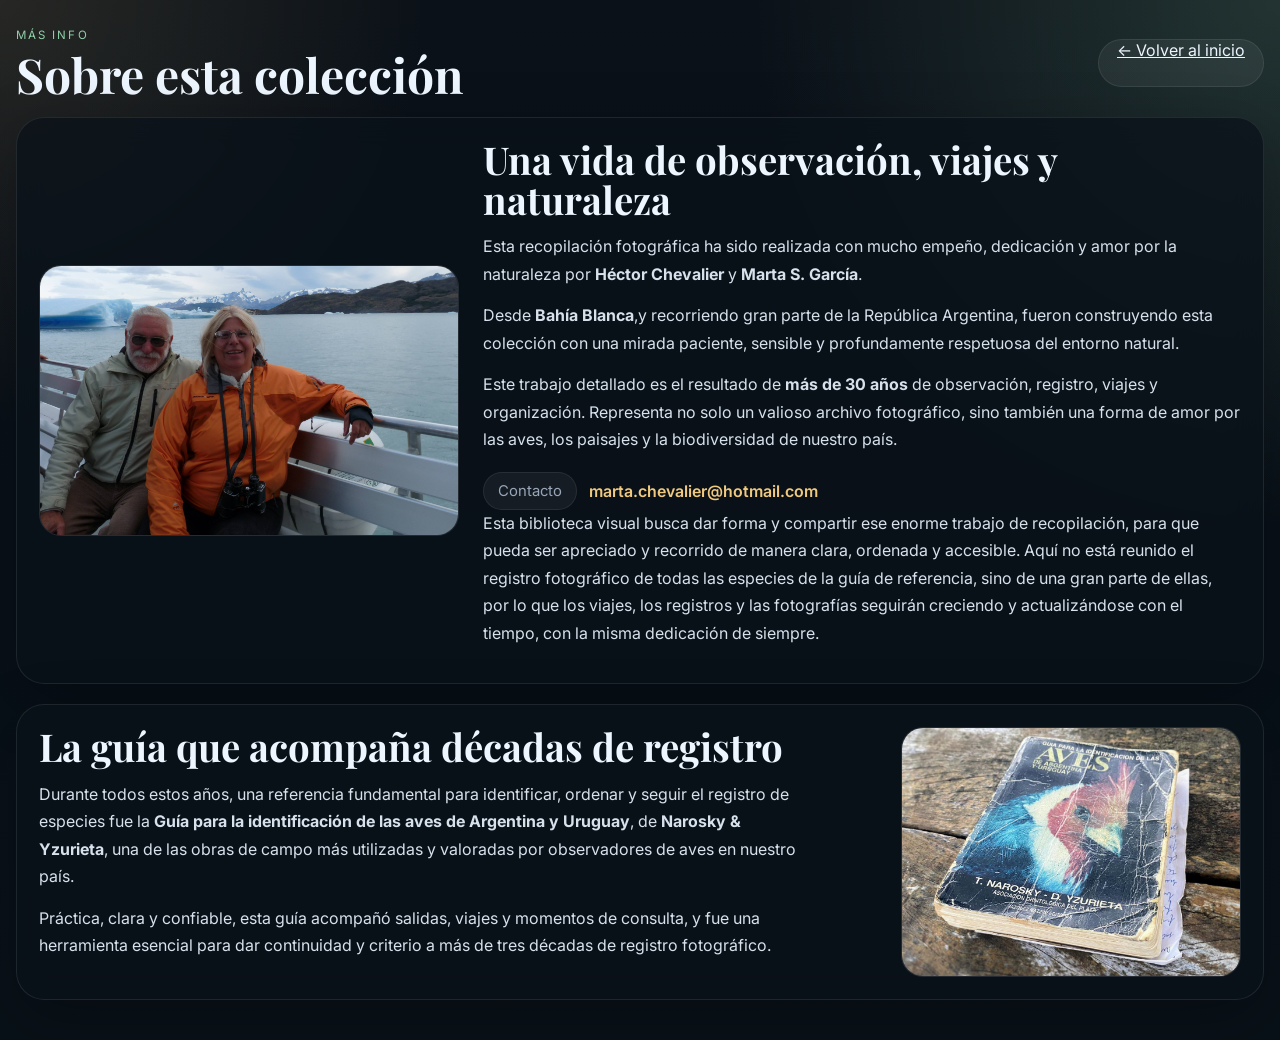
<file: mas-info.html>
<!DOCTYPE html>
<html lang="es">
<head>
  <meta charset="UTF-8" />
    <link rel="icon" type="image/png" href="assets/favicon.png">
  <meta name="viewport" content="width=device-width, initial-scale=1.0" />
  <title>Más info y contacto — Aves de Argentina</title>
  <meta name="description" content="Información sobre los autores de la colección fotográfica Aves de Argentina." />
  <base href="">

  <link rel="preconnect" href="https://fonts.googleapis.com">
  <link rel="preconnect" href="https://fonts.gstatic.com" crossorigin>
  <link href="https://fonts.googleapis.com/css2?family=Playfair+Display:wght@600;700&family=Inter:wght@400;500;600;700&display=swap" rel="stylesheet">
  <link rel="stylesheet" href="styles.css" />

  <style>
    .info-page {
      padding: 28px 0 40px;
    }

    .info-topbar {
      display: flex;
      justify-content: space-between;
      align-items: center;
      gap: 14px;
      margin-bottom: 18px;
      flex-wrap: wrap;
    }

    .info-topbar__title {
      margin: 0;
      font-family: "Playfair Display", serif;
      font-size: clamp(1.8rem, 4vw, 3rem);
      line-height: 1.02;
    }

    .info-stack {
      display: grid;
      gap: 20px;
    }

    .info-card {
      padding: 22px;
      display: grid;
      grid-template-columns: minmax(280px, 420px) minmax(0, 1fr);
      gap: 24px;
      align-items: center;
    }

    .info-card--reverse {
      grid-template-columns: minmax(0, 1fr) minmax(280px, 420px);
    }

    .info-card__media {
      overflow: hidden;
      border-radius: 22px;
      border: 1px solid rgba(255,255,255,0.08);
      background: rgba(255,255,255,0.04);
    }

    .info-card__media img {
      width: 100%;
      height: 100%;
      display: block;
      object-fit: cover;
    }

    .info-card__content h2 {
      margin: 0 0 14px;
      font-family: "Playfair Display", serif;
      font-size: clamp(1.7rem, 3vw, 2.5rem);
      line-height: 1.03;
    }

    .info-card__content p {
      margin: 0 0 14px;
      color: #d7e1ec;
      line-height: 1.72;
      font-size: 1rem;
    }

    .info-highlight {
      margin: 14px 0 18px;
      padding: 14px 16px;
      border-radius: 18px;
      background: rgba(255,255,255,0.035);
      border: 1px solid rgba(255,255,255,0.08);
      color: #e7eef7;
      line-height: 1.7;
    }

    .info-contact {
      margin-top: 18px;
      display: flex;
      flex-wrap: wrap;
      align-items: center;
      gap: 12px;
    }

    .info-contact__mail {
      color: var(--accent-2);
      text-decoration: none;
      font-weight: 600;
    }

    .info-contact__mail:hover {
      text-decoration: underline;
    }

    .info-footnote {
      margin-top: 18px;
      color: var(--muted);
      font-size: 0.95rem;
      line-height: 1.6;
    }

    .info-caption {
      margin: 10px 4px 0;
      color: var(--muted);
      font-size: 0.92rem;
      line-height: 1.5;
    }
.info-card--guide {
  align-items: start;
}

.info-card__figure {
  display: flex;
  justify-content: flex-end;
  align-items: flex-start;
}

.info-card--guide .info-card__media {
  width: min(100%, 340px);
  height: 250px;
  overflow: hidden;
  border-radius: 22px;
}

.info-card--guide .info-card__media img {
  width: 100%;
  height: 100%;
  object-fit: cover;
  object-position: center center;
}

@media (max-width: 900px) {
  .info-card__figure {
    justify-content: stretch;
  }

  .info-card--guide .info-card__media {
    width: 100%;
    max-height: none;
  }
}
    @media (max-width: 900px) {
      .info-card,
      .info-card--reverse {
        grid-template-columns: 1fr;
      }
    }
  </style>
</head>
<body>
  <div class="page-shell">
    <main class="wrap info-page">
      <div class="info-topbar">
        <div>
          <p class="section-head__kicker">Más info</p>
          <h1 class="info-topbar__title">Sobre esta colección</h1>
        </div>

        <a class="btn btn--soft" href="index.html">← Volver al inicio</a>
      </div>

      <div class="info-stack">
        <section class="info-card card">
          <div class="info-card__media">
            <img src="assets/Martayhector.JPG" alt="Héctor Chevalier y Marta S. García" />
          </div>

          <div class="info-card__content">
            <h2>Una vida de observación, viajes y naturaleza</h2>

            <p>
              Esta recopilación fotográfica ha sido realizada con mucho empeño, dedicación y amor por la naturaleza
              por <strong>Héctor Chevalier</strong> y <strong>Marta S. García</strong>.
            </p>

            <p>
              Desde <strong>Bahía Blanca</strong>,y recorriendo gran parte de la República Argentina, fueron construyendo esta colección con una mirada paciente, sensible y profundamente 
              respetuosa del entorno natural.
            </p>

            <p>
              Este trabajo detallado es el resultado de <strong>más de 30 años</strong> de observación,
              registro, viajes y organización. Representa no solo un valioso archivo fotográfico, sino también una
              forma de amor por las aves, los paisajes y la biodiversidad de nuestro país.
            </p>

            <div class="info-contact">
              <span class="pill pill--muted">Contacto</span>
              <a class="info-contact__mail" href="mailto:marta.chevalier@hotmail.com">
                marta.chevalier@hotmail.com
              </a>
            </div>

<p class="info-footnote">
  Esta biblioteca visual busca dar forma y compartir ese enorme trabajo de recopilación, para que pueda
  ser apreciado y recorrido de manera clara, ordenada y accesible. Aquí no está reunido el registro
  fotográfico de todas las especies de la guía de referencia, sino de una gran parte de ellas, por lo que los viajes, los registros y las fotografías seguirán creciendo y actualizándose con el tiempo, con la misma dedicación de siempre.
</p>
          </div>
        </section>

<section class="info-card info-card--reverse info-card--guide card">
  <div class="info-card__content">
    <h2>La guía que acompaña décadas de registro</h2>

    <p>
      Durante todos estos años, una referencia fundamental para identificar, ordenar y seguir el registro de especies fue la
      <strong>Guía para la identificación de las aves de Argentina y Uruguay</strong>, de <strong>Narosky &amp; Yzurieta</strong>,
      una de las obras de campo más utilizadas y valoradas por observadores de aves en nuestro país.
    </p>

    <p>
      Práctica, clara y confiable, esta guía acompañó salidas, viajes y momentos de consulta, y fue una herramienta esencial
      para dar continuidad y criterio a más de tres décadas de registro fotográfico.
    </p>
  </div>

  <div class="info-card__figure">
    <div class="info-card__media">
      <img src="assets/guia2.jpg" alt="Primer ejemplar de la Guía para la identificación de las aves de Argentina y Uruguay" />
    </div>
  </div>
</section>
      </div>
    </main>
  </div>
</body>
</html>
</file>
<file: styles.css>
:root {
  --bg: #091018;
  --panel: rgba(10, 18, 26, 0.76);
  --panel-solid: #0e1720;
  --panel-soft: #132130;
  --line: rgba(255,255,255,0.09);
  --text: #edf5ff;
  --muted: #98a6b8;
  --accent: #8fd0a8;
  --accent-2: #f0c97e;
  --shadow: 0 18px 60px rgba(0,0,0,0.28);
  --radius-xl: 28px;
  --radius-lg: 22px;
  --radius-md: 16px;
}

* { box-sizing: border-box; }

html { scroll-behavior: smooth; }

body {
  margin: 0;
  font-family: Inter, system-ui, sans-serif;
  color: var(--text);
  background:
    radial-gradient(circle at top right, rgba(143, 208, 168, 0.18), transparent 32%),
    radial-gradient(circle at top left, rgba(240, 201, 126, 0.12), transparent 26%),
    linear-gradient(180deg, #0b1118 0%, #081018 55%, #091118 100%);
  min-height: 100vh;
}

img { display: block; max-width: 100%; }
button, input { font: inherit; }

.wrap {
  width: min(1380px, calc(100vw - 32px));
  margin-inline: auto;
}

/* HERO */
.hero {
  position: relative;
  overflow: hidden;
  padding: 2.1rem 0 1.25rem;
}

.hero__bg {
  position: absolute;
  inset: 0;
  background:
    radial-gradient(circle at 20% 20%, rgba(143, 208, 168, 0.18), transparent 25%),
    radial-gradient(circle at 80% 25%, rgba(240, 201, 126, 0.15), transparent 28%),
    linear-gradient(180deg, rgba(255,255,255,0.02), transparent 80%);
  pointer-events: none;
}

.hero__content {
  position: relative;
  z-index: 1;
  display: grid;
  grid-template-columns: minmax(0, 1.65fr) minmax(280px, 430px);
  gap: 1.1rem;
  align-items: end;
}

.eyebrow,
.toolbar__label,
.viewer__kicker,
.section-head__kicker {
  margin: 0 0 8px;
  text-transform: uppercase;
  letter-spacing: 0.18em;
  font-size: 0.72rem;
  color: var(--accent);
}

.hero h1 {
  margin: 0;
  font-family: "Playfair Display", serif;
  font-size: clamp(2.1rem, 4vw, 3.2rem);
  line-height: 0.94;
}

.hero__lead {
  max-width: 720px;
  margin: 18px 0 0;
  font-size: 0.96rem;
  line-height: 1.55;
  color: #d5dfeb;
}

.hero__card,
.card {
  backdrop-filter: blur(14px);
  background: var(--panel);
  border: 1px solid var(--line);
  border-radius: var(--radius-xl);
  box-shadow: var(--shadow);
}

.hero__card {
  padding: 0.95rem 1rem;
}

.hero__card--buttons {
  display: flex;
  align-items: center;
  gap: 12px;
}

.hero__card--buttons .btn {
  flex: 1 1 0;
  display: inline-flex;
  align-items: center;
  justify-content: center;
  text-align: center;
}

.hero__fullscreenBtn {
  background: rgba(255,255,255,0.06);
  border: 1px solid rgba(255,255,255,0.08);
}

.hero__infoBtn {
  display: inline-flex;
  align-items: center;
  justify-content: center;
  text-align: center;
  line-height: 1;
  text-decoration: none;
  background: linear-gradient(135deg, rgba(240, 201, 126, 0.18), rgba(240, 201, 126, 0.10));
  border: 1px solid rgba(240, 201, 126, 0.28);
  color: #f6deb0;
  box-shadow: inset 0 1px 0 rgba(255,255,255,0.03);
}

.hero__infoBtn:hover {
  background: linear-gradient(135deg, rgba(240, 201, 126, 0.24), rgba(240, 201, 126, 0.14));
  border-color: rgba(240, 201, 126, 0.42);
}

/* LAYOUT */
.layout {
  display: grid;
  grid-template-columns: 320px minmax(0, 1fr);
  gap: 18px;
  padding: 10px 0 34px;
  align-items: start;
  transition: grid-template-columns 0.28s ease, gap 0.28s ease;
}

.layout--sidebar-compact {
  grid-template-columns: 74px minmax(0, 1fr) !important;
}

.sidebar,
.toolbar,
.viewer,
.species-panel {
  padding: 18px;
}

.sidebar {
  position: sticky;
  top: 16px;
  height: calc(100vh - 32px);
  overflow: hidden;
  display: flex;
  flex-direction: column;
  transition: width 0.28s ease, min-width 0.28s ease, padding 0.28s ease, height 0.28s ease;
}

.sidebar--compact {
  min-width: 0;
  width: 74px;
  height: auto;
  overflow: visible;
  padding: 12px 10px;
  align-self: start;
}

.sidebar__header {
  display: flex;
  align-items: center;
  justify-content: space-between;
  gap: 0.8rem;
  margin-bottom: 0.85rem;
}

.sidebar__header h2,
.toolbar h2,
.viewer h3,
.section-head h3 {
  margin: 0;
}

.sidebar--compact .sidebar__header {
  margin-bottom: 0;
  justify-content: center;
}

.sidebar--compact .sidebar__header h2 {
  display: none;
}

.searchbox {
  display: flex;
  align-items: center;
  gap: 10px;
  margin: 16px 0 14px;
  padding: 12px 14px;
  border-radius: 999px;
  border: 1px solid var(--line);
  background: rgba(255,255,255,0.035);
}

.searchbox input {
  width: 100%;
  background: transparent;
  border: 0;
  outline: none;
  color: var(--text);
}

.sidebar--compact .searchbox {
  display: none;
}

.family-list {
  display: flex;
  flex-direction: column;
  gap: 10px;
  overflow: auto;
  padding-right: 4px;
  scrollbar-width: thin;
  scrollbar-color: rgba(72,72,72,0.98) rgba(255,255,255,0.025);
}

.family-list::-webkit-scrollbar {
  width: 10px;
}

.family-list::-webkit-scrollbar-track {
  background: rgba(255,255,255,0.025);
  border-radius: 999px;
}

.family-list::-webkit-scrollbar-thumb {
  background: linear-gradient(180deg, rgba(78,78,78,0.98), rgba(38,38,38,1));
  border-radius: 999px;
  border: 2px solid rgba(8,8,8,0.6);
}

.family-list::-webkit-scrollbar-thumb:hover {
  background: linear-gradient(180deg, rgba(108,108,108,1), rgba(56,56,56,1));
}

.family-list::-webkit-scrollbar-corner {
  background: transparent;
}

.sidebar--compact .family-list {
  display: none;
}

.family-item {
  width: 100%;
  display: grid;
  grid-template-columns: 58px 1fr;
  align-items: center;
  gap: 0.85rem;
  text-align: left;
  border: 1px solid transparent;
  border-radius: 18px;
  background: rgba(255,255,255,0.03);
  padding: 11px;
  color: var(--text);
  cursor: pointer;
  transition: transform .2s ease, border-color .2s ease, background .2s ease;
}

.family-item:hover,
.family-item.is-active {
  transform: translateY(-1px);
  border-color: rgba(143, 208, 168, 0.35);
  background: rgba(143, 208, 168, 0.10);
}

.family-item__thumbWrap {
  position: relative;
  width: 58px;
  height: 58px;
  display: inline-flex;
  align-items: center;
  justify-content: center;
}

.family-item__thumb {
  width: 58px;
  height: 58px;
  object-fit: cover;
  border-radius: 16px;
  display: block;
  border: 1px solid rgba(255,255,255,0.08);
  box-shadow: 0 10px 24px rgba(0,0,0,0.22);
}

.family-item__number {
  position: absolute;
  right: -7px;
  bottom: -7px;
  min-width: 26px;
  height: 26px;
  padding: 0 6px;
  border-radius: 999px;
  display: inline-flex;
  align-items: center;
  justify-content: center;
  background: rgba(18,18,18,0.92);
  border: 1px solid rgba(255,255,255,0.16);
  color: #fff;
  font-size: 0.74rem;
  font-weight: 700;
  line-height: 1;
}

.family-item small,
.species-card small,
.toolbar__scientific,
.viewer__scientific,
.section-head__hint {
  color: var(--muted);
}

.family-item small,
.species-card small,
.toolbar__scientific,
.viewer__scientific {
  font-style: italic;
}

.family-item__labels strong,
.species-card strong {
  display: block;
  font-size: 0.96rem;
}

/* MAIN */
.main-column {
  display: flex;
  flex-direction: column;
  gap: 18px;
}

.toolbar {
  display: flex;
  justify-content: space-between;
  align-items: center;
  gap: 18px;
}

.toolbar h2 {
  font-family: "Playfair Display", serif;
  font-size: clamp(1.5rem, 2vw, 2.15rem);
}

.section-head {
  display: flex;
  justify-content: space-between;
  align-items: flex-start;
  gap: 1rem;
  flex-wrap: wrap;
  margin-bottom: 16px;
}

.section-head__actions {
  display: flex;
  align-items: center;
  gap: 0.6rem;
}

/* VIEWER */
.viewer {
  display: flex;
  flex-direction: column;
  gap: 18px;
}

.viewer__info {
  display: flex;
  flex-direction: column;
  gap: 8px;
  align-items: flex-start;
}

.viewer__content {
  display: grid;
  grid-template-columns: minmax(0, 1fr) 64px;
  gap: 12px;
  align-items: start;
}

.viewer__main {
  display: flex;
  flex-direction: column;
  gap: 14px;
  min-width: 0;
}

.viewer__media {
  position: relative;
  display: grid;
  place-items: center;
  overflow: hidden;
  border-radius: calc(var(--radius-xl) - 6px);
  max-height: 72vh;
  padding: 8px;
  background: linear-gradient(135deg, rgba(255,255,255,0.04), rgba(255,255,255,0.02));
  border: 1px solid rgba(255,255,255,0.06);
}

.viewer__media img {
  display: block;
  width: auto;
  height: auto;
  max-width: 100%;
  max-height: min(68vh, 620px);
  object-fit: contain;
  border-radius: 18px;
}

.viewer__arrow {
  position: absolute;
  top: 50%;
  transform: translateY(-50%);
  width: 48px;
  height: 48px;
  border-radius: 999px;
  border: 1px solid rgba(255,255,255,0.14);
  background: rgba(7,12,18,0.55);
  color: white;
  font-size: 1.8rem;
  cursor: pointer;
  backdrop-filter: blur(10px);
}

.viewer__arrow--left { left: 14px; }
.viewer__arrow--right { right: 14px; }

.slideshow-badge {
  position: absolute;
  top: 14px;
  right: 14px;
  padding: 10px 14px;
  border-radius: 999px;
  background: rgba(143, 208, 168, 0.18);
  border: 1px solid rgba(143, 208, 168, 0.38);
  font-weight: 600;
}

.viewer h3 {
  margin: 0;
  font-family: "Playfair Display", serif;
  font-size: clamp(1.9rem, 4vw, 3.2rem);
  line-height: 0.98;
}

.viewer__actions {
  display: flex;
  flex-direction: column;
  align-items: stretch;
  gap: 12px;
}

.viewer__controls {
  display: flex;
  align-items: center;
  gap: 0.6rem;
  flex-wrap: wrap;
}

.viewer__auxRow {
  display: flex;
  flex-wrap: wrap;
  align-items: center;
  gap: 0.75rem;
}

.viewer__meta {
  display: flex;
  flex-wrap: wrap;
  justify-content: flex-start;
  align-items: center;
  gap: 10px;
}

.viewer__scientific {
  margin: 0;
}

.viewer__notice {
  margin-top: 0.2rem;
  color: #d9b46b;
  font-weight: 600;
  letter-spacing: 0.02em;
}

.pill {
  display: inline-flex;
  align-items: center;
  justify-content: center;
  min-height: 38px;
  padding: 0 14px;
  border-radius: 999px;
  background: rgba(143, 208, 168, 0.11);
  border: 1px solid rgba(143, 208, 168, 0.24);
  color: #dff7e9;
  font-size: 0.93rem;
}

.pill--muted {
  background: rgba(255,255,255,0.05);
  border-color: rgba(255,255,255,0.08);
  color: var(--muted);
}

/* THUMBS */
.thumbs {
  display: grid;
  grid-template-columns: 1fr;
  gap: 8px;
  width: 64px;
  max-height: min(68vh, 620px);
  overflow-y: auto;
  overflow-x: hidden;
  padding-right: 6px;
  align-content: start;
  scrollbar-gutter: stable;
  scrollbar-width: thin;
  scrollbar-color: rgba(72,72,72,0.98) rgba(255,255,255,0.025);
}

.thumbs::-webkit-scrollbar {
  width: 10px;
}

.thumbs::-webkit-scrollbar-track {
  background: rgba(255,255,255,0.025);
  border-radius: 999px;
}

.thumbs::-webkit-scrollbar-thumb {
  background: linear-gradient(180deg, rgba(78,78,78,0.98), rgba(38,38,38,1));
  border-radius: 999px;
  border: 2px solid rgba(8,8,8,0.6);
}

.thumbs::-webkit-scrollbar-thumb:hover {
  background: linear-gradient(180deg, rgba(108,108,108,1), rgba(56,56,56,1));
}

.thumbs::-webkit-scrollbar-corner {
  background: transparent;
}

.thumb {
  width: 100%;
  aspect-ratio: 1 / 1;
  border-radius: 10px;
  overflow: hidden;
  border: 1px solid rgba(255,255,255,0.08);
  padding: 0;
  cursor: pointer;
  background: rgba(255,255,255,0.04);
}

.thumb img {
  width: 100%;
  height: 100%;
  object-fit: cover;
}

.thumb:hover {
  border-color: rgba(255,255,255,0.2);
}

.thumb.is-active {
  border-color: rgba(240, 201, 126, 0.62);
  box-shadow: 0 0 0 2px rgba(240, 201, 126, 0.18);
}

/* SPECIES LIST */
.species-list {
  display: grid;
  grid-template-columns: repeat(auto-fill, minmax(230px, 1fr));
  gap: 12px;
}

.species-card {
  display: grid;
  grid-template-columns: 74px 1fr;
  gap: 12px;
  text-align: left;
  width: 100%;
  border-radius: 20px;
  padding: 10px;
  border: 1px solid rgba(255,255,255,0.08);
  background: rgba(255,255,255,0.035);
  color: var(--text);
  cursor: pointer;
}

.species-card.is-active {
  border-color: rgba(143, 208, 168, 0.38);
  background: rgba(143, 208, 168, 0.10);
}

.species-card__preview {
  aspect-ratio: 1 / 1;
  border-radius: 14px;
  background-size: cover;
  background-position: center;
  background-color: rgba(255,255,255,0.06);
}

.species-card__order {
  display: inline-block;
  margin-bottom: 6px;
  font-size: 0.78rem;
  color: var(--accent-2);
  letter-spacing: 0.08em;
}

.species-card__no-photo {
  display: inline-flex;
  align-items: center;
  justify-content: center;
  width: 100%;
  height: 100%;
  color: rgba(255,255,255,0.72);
  font-size: 0.85rem;
  letter-spacing: 0.04em;
  text-transform: uppercase;
}

/* BUTTONS */
.btn {
  border: 0;
  border-radius: 999px;
  min-height: 48px;
  padding: 0 18px;
  color: var(--text);
  cursor: pointer;
  transition: transform .2s ease, opacity .2s ease;
}

.viewer .btn {
  min-height: calc(48px * var(--viewer-scale));
  padding-inline: calc(18px * var(--viewer-scale));
  font-size: calc(1rem * var(--viewer-scale));
}

.btn:hover { transform: translateY(-1px); }

.btn--primary {
  background: linear-gradient(135deg, rgba(143, 208, 168, 0.88), rgba(88, 158, 112, 0.88));
  color: #07110a;
  font-weight: 700;
}

.btn--ghost,
.btn--soft {
  background: rgba(255,255,255,0.06);
  border: 1px solid rgba(255,255,255,0.08);
}

.btn--play {
  white-space: nowrap;
}

.btn--icon {
  min-width: 42px;
  width: 42px;
  height: 42px;
  padding: 0;
  display: inline-flex;
  align-items: center;
  justify-content: center;
}

#toggleSpeciesSlideshowBtn[disabled],
#viewerZoomOutBtn[disabled],
#viewerZoomInBtn[disabled],
#viewerZoomResetBtn[disabled] {
  opacity: 0.55;
  cursor: not-allowed;
}

/* EMPTY STATES */
.empty-state,
.thumbs .empty-state,
.species-list .empty-state,
.family-list .empty-state {
  padding: 1rem;
  border: 1px dashed rgba(255,255,255,0.12);
  border-radius: 14px;
  color: rgba(255,255,255,0.72);
  text-align: center;
  background: rgba(255,255,255,0.03);
}

/* RESPONSIVE */
@media (max-width: 1180px) {
  .viewer__content {
    grid-template-columns: minmax(0, 1fr) 60px;
    gap: 10px;
  }

  .viewer__media img {
    max-height: min(64vh, 500px);
  }

  .thumbs {
    max-height: min(64vh, 500px);
  }
}

@media (max-width: 1050px) {
  .hero__content,
  .layout,
  .toolbar,
  .section-head {
    grid-template-columns: 1fr;
    flex-direction: column;
    align-items: stretch;
  }

  .sidebar {
    position: static;
    height: auto;
    max-height: none;
  }

  .main-column {
    display: grid;
    grid-template-columns: 1fr;
  }

  .viewer {
    order: 1;
  }

  .species-panel {
    order: 2;
  }
}

@media (max-width: 900px) {
  .layout.layout--mobile-sidebar {
    position: relative;
  }

  .layout.layout--mobile-sidebar .sidebar {
    margin-bottom: 0;
  }

  .sidebar {
    padding: 14px;
  }

  .layout--mobile-sidebar .sidebar:not(.sidebar--mobile-open) .searchbox,
  .layout--mobile-sidebar .sidebar:not(.sidebar--mobile-open) .family-list,
  .layout--mobile-sidebar .sidebar:not(.sidebar--mobile-open) .sidebar__header h2 {
    display: none;
  }

  .layout--mobile-sidebar .sidebar:not(.sidebar--mobile-open) {
    padding: 12px 14px;
  }

  .layout--mobile-sidebar .sidebar__header {
    margin-bottom: 0;
  }

  .layout--mobile-sidebar .sidebar:not(.sidebar--mobile-open) .sidebar__header {
    justify-content: center;
  }

  .layout--mobile-sidebar .sidebar.sidebar--mobile-open {
    position: sticky;
    top: 10px;
    z-index: 20;
    box-shadow: 0 18px 50px rgba(0,0,0,0.35);
  }

  .viewer__actions,
  .viewer__controls,
  .section-head__actions {
    width: 100%;
  }
}

@media (max-width: 768px) {
  .wrap {
    width: min(100vw - 16px, 1380px);
  }

  .hero {
    padding-top: 1.55rem;
    padding-bottom: 0.95rem;
  }

  .hero h1 {
    font-size: clamp(1.85rem, 8vw, 2.5rem);
  }

  .hero__card--buttons {
    flex-direction: column;
  }

  .hero__card--buttons .btn,
  .viewer__controls .btn,
  #toggleNoPhotoSpeciesBtn {
    width: 100%;
    justify-content: center;
  }

  .toolbar,
  .viewer,
  .species-panel,
  .sidebar {
    padding: 14px;
  }

  .viewer {
    gap: 14px;
  }

  .viewer__content {
    grid-template-columns: 1fr;
    gap: 14px;
  }

  .viewer__main {
    gap: 12px;
  }

  .viewer__media {
    max-height: none;
    padding: 8px;
  }

  .viewer__media img {
    max-height: 60vh;
  }

  .viewer__arrow {
    width: 42px;
    height: 42px;
  }
  .thumbs {
    display: grid;
    grid-auto-flow: column;
    grid-auto-columns: minmax(72px, 86px);
    grid-template-columns: none;
    max-height: none;
    overflow-x: auto;
    overflow-y: hidden;
    padding-bottom: 6px;
    padding-right: 0;
    scroll-snap-type: x proximity;
    scrollbar-gutter: auto;
  }

  .thumb {
    aspect-ratio: 1 / 1;
  }

  .thumb {
    scroll-snap-align: start;
  }

  .species-list {
    grid-template-columns: 1fr 1fr;
  }

  .family-item {
    grid-template-columns: 50px 1fr;
  }

  .family-item__thumbWrap,
  .family-item__thumb {
    width: 50px;
    height: 50px;
  }
}

@media (max-width: 520px) {
  .species-list {
    grid-template-columns: 1fr;
  }

  .family-item,
  .species-card {
    border-radius: 16px;
  }
}
</file>
